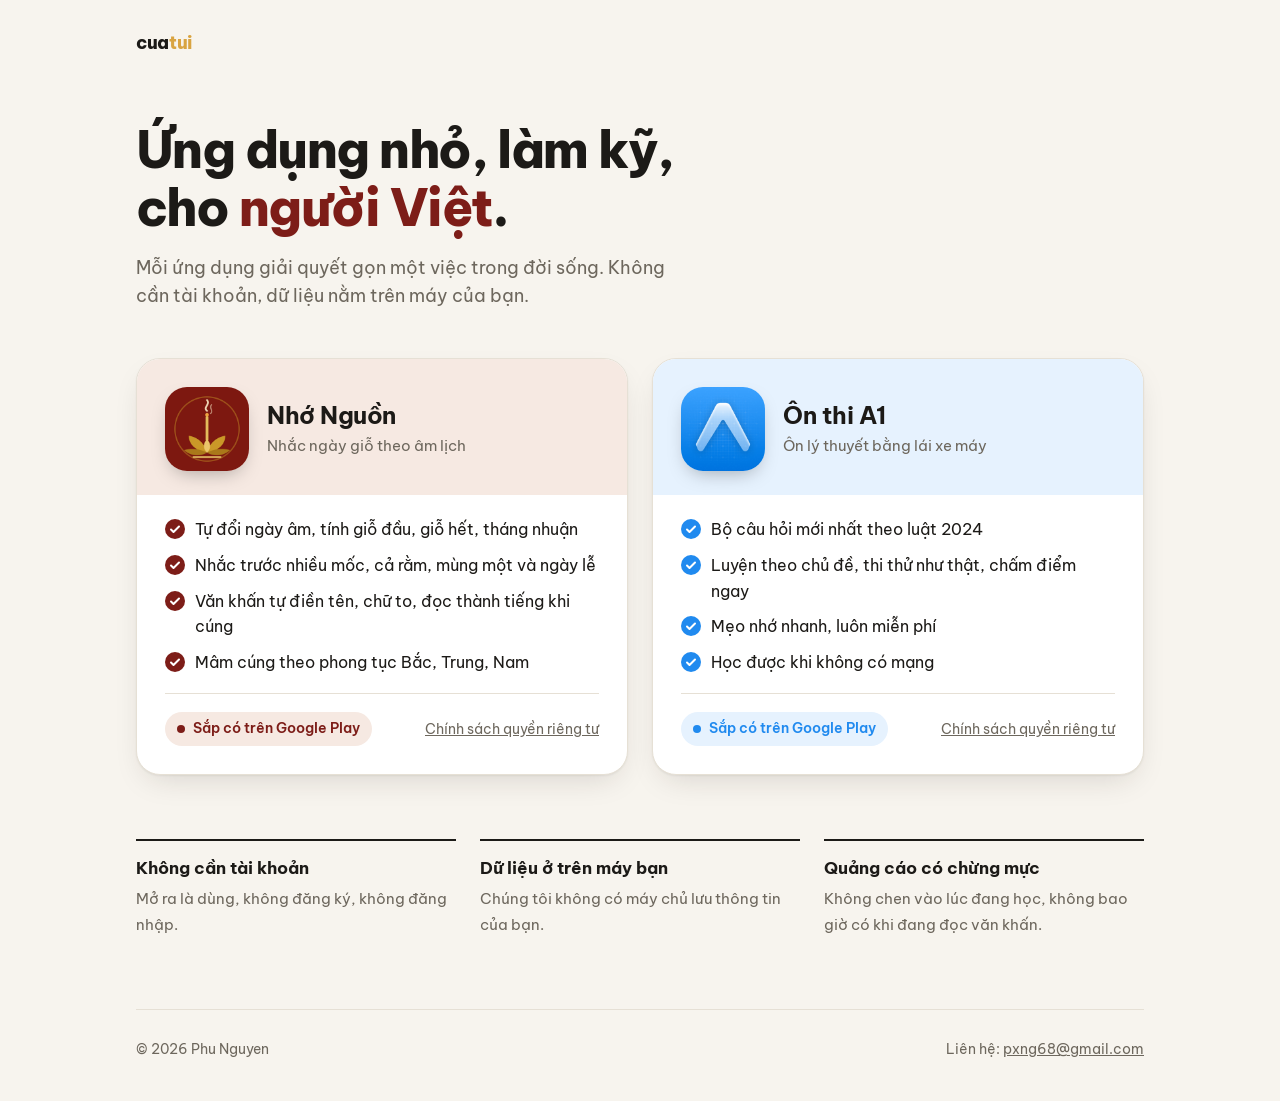
<file: index.html>
<!doctype html>
<html lang="vi">
<head>
  <meta charset="utf-8">
  <meta name="viewport" content="width=device-width, initial-scale=1">
  <title>cuatui · Ứng dụng cho người Việt</title>
  <meta name="description" content="Nhớ Nguồn và Ôn thi A1: ứng dụng nhỏ, làm kỹ, cho người Việt. Không cần tài khoản, dữ liệu nằm trên máy bạn.">
  <link rel="icon" href="/img/nho-nguon.png">
  <link rel="preconnect" href="https://fonts.googleapis.com">
  <link rel="preconnect" href="https://fonts.gstatic.com" crossorigin>
  <link href="https://fonts.googleapis.com/css2?family=Be+Vietnam+Pro:wght@400;500;600;700;800&display=swap" rel="stylesheet">
  <style>
    :root {
      --bg: #f7f4ee;
      --surface: #ffffff;
      --fg: #1c1a17;
      --muted: #6d675d;
      --line: #e6e0d5;
      --nn: #7d1d18;
      --nn-soft: #f6e9e2;
      --nn-gold: #d9a441;
      --a1: #208aef;
      --a1-soft: #e6f2fe;
      --shadow: 0 1px 2px rgba(40, 30, 20, .06), 0 12px 32px -12px rgba(40, 30, 20, .18);
    }
    @media (prefers-color-scheme: dark) {
      :root {
        --bg: #141311;
        --surface: #1e1c19;
        --fg: #efebe4;
        --muted: #a69f94;
        --line: #33302b;
        --nn: #e3897d;
        --nn-soft: #2c1d1a;
        --a1: #6cb4ff;
        --a1-soft: #16222f;
        --shadow: 0 1px 2px rgba(0, 0, 0, .4), 0 12px 32px -12px rgba(0, 0, 0, .6);
      }
    }
    * { box-sizing: border-box; }
    html { -webkit-text-size-adjust: 100%; }
    body {
      margin: 0;
      background: var(--bg);
      color: var(--fg);
      font: 16px/1.6 "Be Vietnam Pro", system-ui, -apple-system, "Segoe UI", Roboto, sans-serif;
    }
    a { color: inherit; }
    .wrap { max-width: 1040px; margin: 0 auto; padding: 0 16px; }

    header { padding: 28px 0 0; }
    .brand { font-weight: 800; font-size: 1.15rem; letter-spacing: -.02em; text-decoration: none; }
    .brand span { color: var(--nn-gold); }

    .hero { padding: 64px 0 48px; max-width: 680px; }
    .hero h1 {
      font-size: clamp(2rem, 5.5vw, 3.2rem);
      line-height: 1.12;
      letter-spacing: -.03em;
      margin: 0 0 18px;
      font-weight: 800;
    }
    .hero h1 em { font-style: normal; color: var(--nn); }
    .hero p { font-size: 1.1rem; color: var(--muted); margin: 0; max-width: 560px; }

    .apps { display: grid; grid-template-columns: repeat(auto-fit, minmax(min(300px, 100%), 1fr)); gap: 24px; }
    .app {
      --c: var(--nn);
      --soft: var(--nn-soft);
      background: var(--surface);
      border: 1px solid var(--line);
      border-radius: 24px;
      box-shadow: var(--shadow);
      overflow: hidden;
      display: flex;
      flex-direction: column;
    }
    .app.a1 { --c: var(--a1); --soft: var(--a1-soft); }
    .app-top {
      background: var(--soft);
      padding: 28px 28px 24px;
      display: flex;
      gap: 18px;
      align-items: center;
    }
    .app-top img {
      width: 84px; height: 84px;
      border-radius: 22px;
      box-shadow: 0 8px 20px -8px rgba(0, 0, 0, .35);
      flex: none;
    }
    .app h2 { margin: 0; font-size: 1.5rem; letter-spacing: -.02em; line-height: 1.2; }
    .app .tag { margin: 4px 0 0; color: var(--muted); font-size: .95rem; }
    .app-body { padding: 22px 28px 28px; display: flex; flex-direction: column; gap: 18px; flex: 1; }
    .app ul { list-style: none; margin: 0; padding: 0; display: grid; gap: 10px; }
    .app li { display: flex; gap: 10px; align-items: flex-start; }
    .app li::before {
      content: "";
      flex: none;
      width: 20px; height: 20px; margin-top: 2px;
      border-radius: 50%;
      background: var(--c) url("data:image/svg+xml,%3Csvg xmlns='http://www.w3.org/2000/svg' viewBox='0 0 20 20'%3E%3Cpath d='M6 10.5l2.5 2.5L14 7.5' fill='none' stroke='white' stroke-width='2' stroke-linecap='round' stroke-linejoin='round'/%3E%3C/svg%3E") center/20px no-repeat;
    }
    .app-foot {
      margin-top: auto;
      display: flex;
      flex-wrap: wrap;
      gap: 10px 16px;
      align-items: center;
      justify-content: space-between;
      padding-top: 18px;
      border-top: 1px solid var(--line);
    }
    .pill {
      display: inline-flex; align-items: center; gap: 8px;
      font-size: .85rem; font-weight: 600;
      padding: 6px 12px; border-radius: 999px;
      background: var(--soft); color: var(--c);
    }
    .pill::before { content: ""; width: 8px; height: 8px; border-radius: 50%; background: currentColor; }
    .app-foot a { font-size: .9rem; color: var(--muted); }
    .app-foot a:hover { color: var(--c); }

    .promise {
      margin: 64px 0 0;
      display: grid;
      grid-template-columns: repeat(auto-fit, minmax(min(220px, 100%), 1fr));
      gap: 24px;
    }
    .promise div { border-top: 2px solid var(--fg); padding-top: 14px; }
    .promise strong { display: block; font-size: 1.05rem; margin-bottom: 4px; }
    .promise span { color: var(--muted); font-size: .95rem; }

    footer {
      margin-top: 72px;
      padding: 28px 0 40px;
      border-top: 1px solid var(--line);
      color: var(--muted);
      font-size: .9rem;
      display: flex; flex-wrap: wrap; gap: 8px 24px; justify-content: space-between;
    }
    @media (max-width: 480px) {
      .hero { padding: 40px 0 32px; }
      .app-top, .app-body { padding-left: 20px; padding-right: 20px; }
      .app-top img { width: 68px; height: 68px; border-radius: 18px; }
    }
  </style>
</head>
<body>
<div class="wrap">
  <header><a class="brand" href="/">cua<span>tui</span></a></header>

  <section class="hero">
    <h1>Ứng dụng nhỏ, làm kỹ,<br>cho <em>người Việt</em>.</h1>
    <p>Mỗi ứng dụng giải quyết gọn một việc trong đời sống. Không cần tài khoản, dữ liệu nằm trên máy của bạn.</p>
  </section>

  <section class="apps">
    <article class="app">
      <div class="app-top">
        <img src="/img/nho-nguon.png" alt="Biểu tượng Nhớ Nguồn" width="84" height="84">
        <div>
          <h2>Nhớ Nguồn</h2>
          <p class="tag">Nhắc ngày giỗ theo âm lịch</p>
        </div>
      </div>
      <div class="app-body">
        <ul>
          <li>Tự đổi ngày âm, tính giỗ đầu, giỗ hết, tháng nhuận</li>
          <li>Nhắc trước nhiều mốc, cả rằm, mùng một và ngày lễ</li>
          <li>Văn khấn tự điền tên, chữ to, đọc thành tiếng khi cúng</li>
          <li>Mâm cúng theo phong tục Bắc, Trung, Nam</li>
        </ul>
        <div class="app-foot">
          <span class="pill">Sắp có trên Google Play</span>
          <a href="/nho-nguon/quyen-rieng-tu/">Chính sách quyền riêng tư</a>
        </div>
      </div>
    </article>

    <article class="app a1">
      <div class="app-top">
        <img src="/img/on-thi-a1.png" alt="Biểu tượng Ôn thi A1" width="84" height="84">
        <div>
          <h2>Ôn thi A1</h2>
          <p class="tag">Ôn lý thuyết bằng lái xe máy</p>
        </div>
      </div>
      <div class="app-body">
        <ul>
          <li>Bộ câu hỏi mới nhất theo luật 2024</li>
          <li>Luyện theo chủ đề, thi thử như thật, chấm điểm ngay</li>
          <li>Mẹo nhớ nhanh, luôn miễn phí</li>
          <li>Học được khi không có mạng</li>
        </ul>
        <div class="app-foot">
          <span class="pill">Sắp có trên Google Play</span>
          <a href="/on-thi-a1/quyen-rieng-tu/">Chính sách quyền riêng tư</a>
        </div>
      </div>
    </article>
  </section>

  <section class="promise">
    <div><strong>Không cần tài khoản</strong><span>Mở ra là dùng, không đăng ký, không đăng nhập.</span></div>
    <div><strong>Dữ liệu ở trên máy bạn</strong><span>Chúng tôi không có máy chủ lưu thông tin của bạn.</span></div>
    <div><strong>Quảng cáo có chừng mực</strong><span>Không chen vào lúc đang học, không bao giờ có khi đang đọc văn khấn.</span></div>
  </section>

  <footer>
    <span>© 2026 Phu Nguyen</span>
    <span>Liên hệ: <a href="mailto:pxng68@gmail.com">pxng68@gmail.com</a></span>
  </footer>
</div>
</body>
</html>
</file>
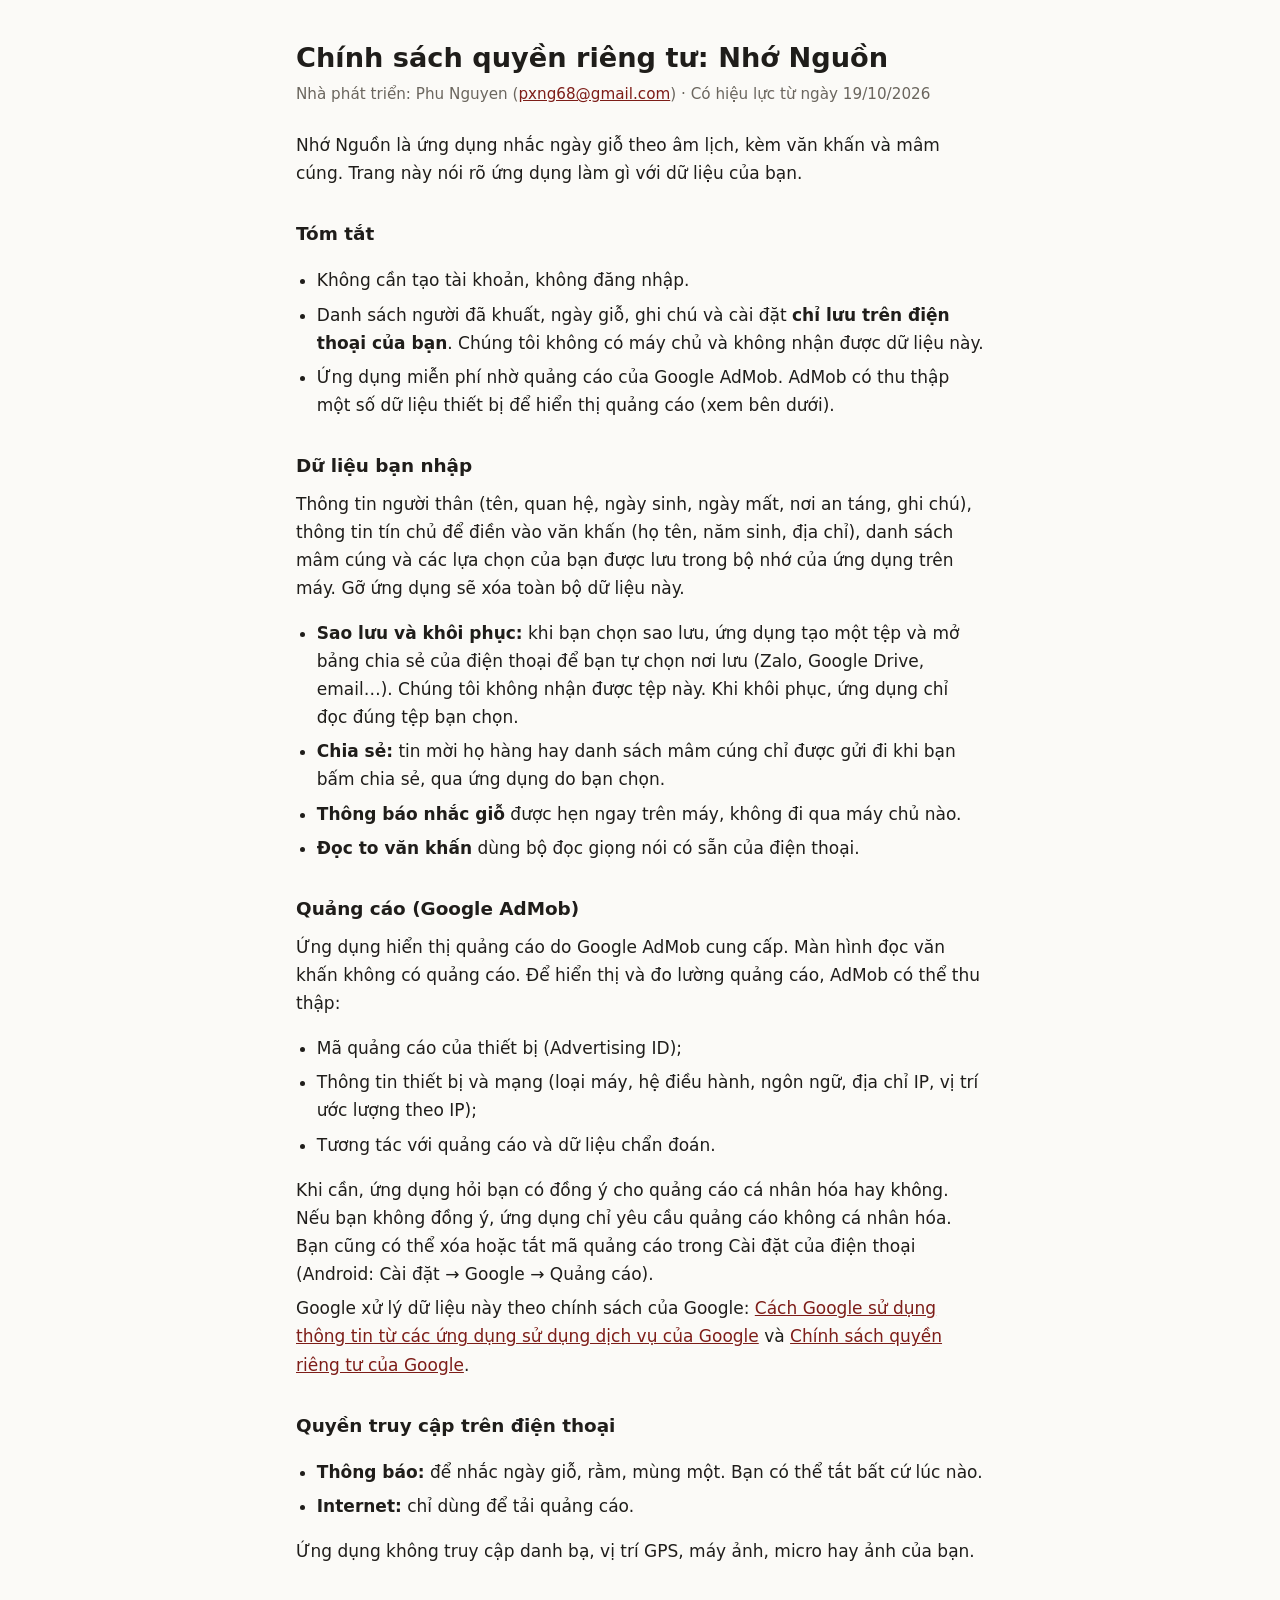
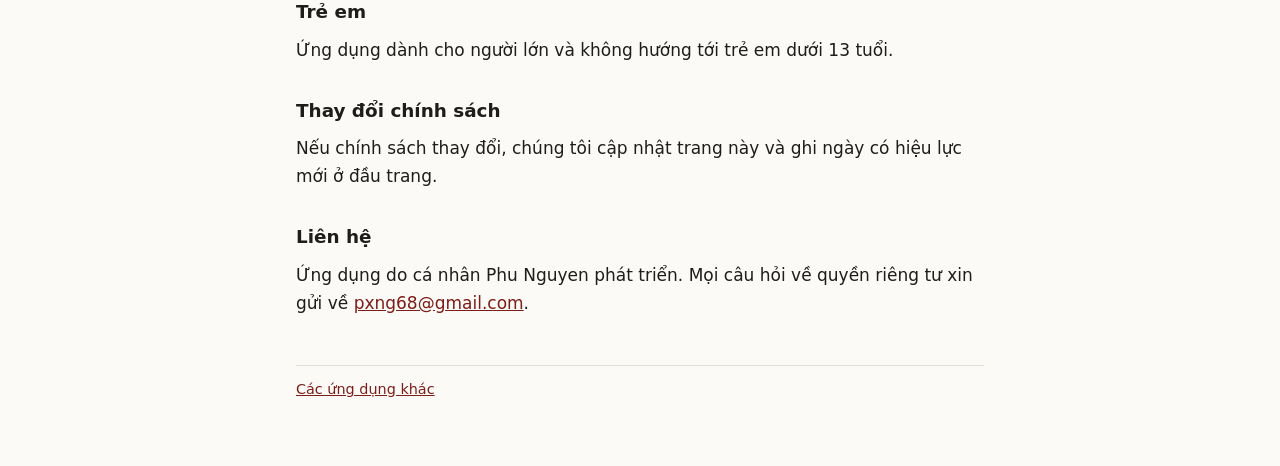
<file: nho-nguon/quyen-rieng-tu/index.html>
<!doctype html>
<html lang="vi">
<head>
  <meta charset="utf-8">
  <meta name="viewport" content="width=device-width, initial-scale=1">
  <title>Nhớ Nguồn: Chính sách quyền riêng tư</title>
  <link rel="stylesheet" href="/style.css">
</head>
<body>
<main>
  <h1>Chính sách quyền riêng tư: Nhớ Nguồn</h1>
  <p class="meta">Nhà phát triển: Phu Nguyen (<a href="mailto:pxng68@gmail.com">pxng68@gmail.com</a>) · Có hiệu lực từ ngày 19/10/2026</p>

  <p>Nhớ Nguồn là ứng dụng nhắc ngày giỗ theo âm lịch, kèm văn khấn và mâm cúng. Trang này nói rõ ứng dụng làm gì với dữ liệu của bạn.</p>

  <h2>Tóm tắt</h2>
  <ul>
    <li>Không cần tạo tài khoản, không đăng nhập.</li>
    <li>Danh sách người đã khuất, ngày giỗ, ghi chú và cài đặt <strong>chỉ lưu trên điện thoại của bạn</strong>. Chúng tôi không có máy chủ và không nhận được dữ liệu này.</li>
    <li>Ứng dụng miễn phí nhờ quảng cáo của Google AdMob. AdMob có thu thập một số dữ liệu thiết bị để hiển thị quảng cáo (xem bên dưới).</li>
  </ul>

  <h2>Dữ liệu bạn nhập</h2>
  <p>Thông tin người thân (tên, quan hệ, ngày sinh, ngày mất, nơi an táng, ghi chú), thông tin tín chủ để điền vào văn khấn (họ tên, năm sinh, địa chỉ), danh sách mâm cúng và các lựa chọn của bạn được lưu trong bộ nhớ của ứng dụng trên máy. Gỡ ứng dụng sẽ xóa toàn bộ dữ liệu này.</p>
  <ul>
    <li><strong>Sao lưu và khôi phục:</strong> khi bạn chọn sao lưu, ứng dụng tạo một tệp và mở bảng chia sẻ của điện thoại để bạn tự chọn nơi lưu (Zalo, Google Drive, email…). Chúng tôi không nhận được tệp này. Khi khôi phục, ứng dụng chỉ đọc đúng tệp bạn chọn.</li>
    <li><strong>Chia sẻ:</strong> tin mời họ hàng hay danh sách mâm cúng chỉ được gửi đi khi bạn bấm chia sẻ, qua ứng dụng do bạn chọn.</li>
    <li><strong>Thông báo nhắc giỗ</strong> được hẹn ngay trên máy, không đi qua máy chủ nào.</li>
    <li><strong>Đọc to văn khấn</strong> dùng bộ đọc giọng nói có sẵn của điện thoại.</li>
  </ul>

  <h2>Quảng cáo (Google AdMob)</h2>
  <p>Ứng dụng hiển thị quảng cáo do Google AdMob cung cấp. Màn hình đọc văn khấn không có quảng cáo. Để hiển thị và đo lường quảng cáo, AdMob có thể thu thập:</p>
  <ul>
    <li>Mã quảng cáo của thiết bị (Advertising ID);</li>
    <li>Thông tin thiết bị và mạng (loại máy, hệ điều hành, ngôn ngữ, địa chỉ IP, vị trí ước lượng theo IP);</li>
    <li>Tương tác với quảng cáo và dữ liệu chẩn đoán.</li>
  </ul>
  <p>Khi cần, ứng dụng hỏi bạn có đồng ý cho quảng cáo cá nhân hóa hay không. Nếu bạn không đồng ý, ứng dụng chỉ yêu cầu quảng cáo không cá nhân hóa. Bạn cũng có thể xóa hoặc tắt mã quảng cáo trong Cài đặt của điện thoại (Android: Cài đặt → Google → Quảng cáo).</p>
  <p>Google xử lý dữ liệu này theo chính sách của Google: <a href="https://policies.google.com/technologies/partner-sites">Cách Google sử dụng thông tin từ các ứng dụng sử dụng dịch vụ của Google</a> và <a href="https://policies.google.com/privacy">Chính sách quyền riêng tư của Google</a>.</p>

  <h2>Quyền truy cập trên điện thoại</h2>
  <ul>
    <li><strong>Thông báo:</strong> để nhắc ngày giỗ, rằm, mùng một. Bạn có thể tắt bất cứ lúc nào.</li>
    <li><strong>Internet:</strong> chỉ dùng để tải quảng cáo.</li>
  </ul>
  <p>Ứng dụng không truy cập danh bạ, vị trí GPS, máy ảnh, micro hay ảnh của bạn.</p>

  <h2>Trẻ em</h2>
  <p>Ứng dụng dành cho người lớn và không hướng tới trẻ em dưới 13 tuổi.</p>

  <h2>Thay đổi chính sách</h2>
  <p>Nếu chính sách thay đổi, chúng tôi cập nhật trang này và ghi ngày có hiệu lực mới ở đầu trang.</p>

  <h2>Liên hệ</h2>
  <p>Ứng dụng do cá nhân Phu Nguyen phát triển. Mọi câu hỏi về quyền riêng tư xin gửi về <a href="mailto:pxng68@gmail.com">pxng68@gmail.com</a>.</p>

  <footer><a href="/">Các ứng dụng khác</a></footer>
</main>
</body>
</html>
</file>
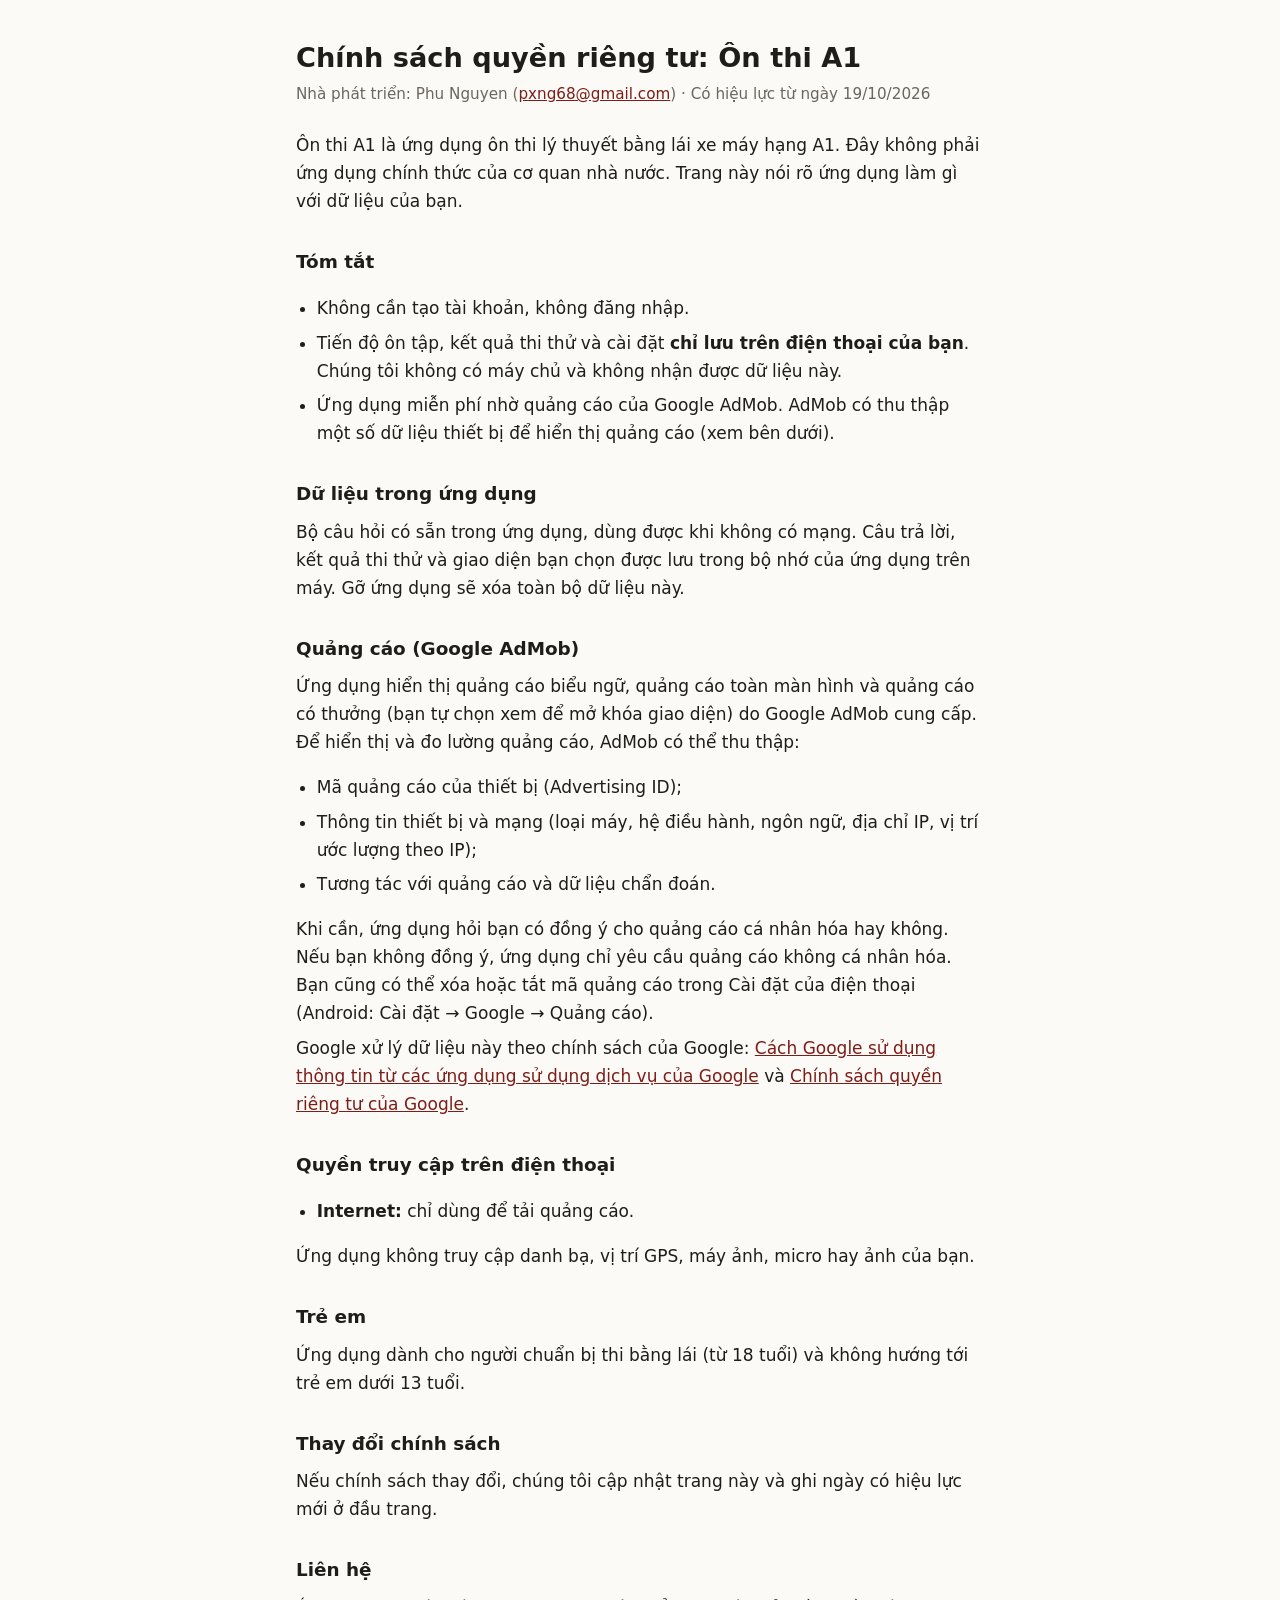
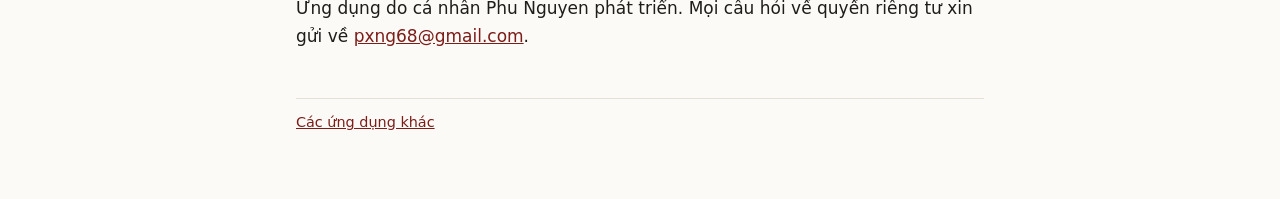
<file: on-thi-a1/quyen-rieng-tu/index.html>
<!doctype html>
<html lang="vi">
<head>
  <meta charset="utf-8">
  <meta name="viewport" content="width=device-width, initial-scale=1">
  <title>Ôn thi A1: Chính sách quyền riêng tư</title>
  <link rel="stylesheet" href="/style.css">
</head>
<body>
<main>
  <h1>Chính sách quyền riêng tư: Ôn thi A1</h1>
  <p class="meta">Nhà phát triển: Phu Nguyen (<a href="mailto:pxng68@gmail.com">pxng68@gmail.com</a>) · Có hiệu lực từ ngày 19/10/2026</p>

  <p>Ôn thi A1 là ứng dụng ôn thi lý thuyết bằng lái xe máy hạng A1. Đây không phải ứng dụng chính thức của cơ quan nhà nước. Trang này nói rõ ứng dụng làm gì với dữ liệu của bạn.</p>

  <h2>Tóm tắt</h2>
  <ul>
    <li>Không cần tạo tài khoản, không đăng nhập.</li>
    <li>Tiến độ ôn tập, kết quả thi thử và cài đặt <strong>chỉ lưu trên điện thoại của bạn</strong>. Chúng tôi không có máy chủ và không nhận được dữ liệu này.</li>
    <li>Ứng dụng miễn phí nhờ quảng cáo của Google AdMob. AdMob có thu thập một số dữ liệu thiết bị để hiển thị quảng cáo (xem bên dưới).</li>
  </ul>

  <h2>Dữ liệu trong ứng dụng</h2>
  <p>Bộ câu hỏi có sẵn trong ứng dụng, dùng được khi không có mạng. Câu trả lời, kết quả thi thử và giao diện bạn chọn được lưu trong bộ nhớ của ứng dụng trên máy. Gỡ ứng dụng sẽ xóa toàn bộ dữ liệu này.</p>

  <h2>Quảng cáo (Google AdMob)</h2>
  <p>Ứng dụng hiển thị quảng cáo biểu ngữ, quảng cáo toàn màn hình và quảng cáo có thưởng (bạn tự chọn xem để mở khóa giao diện) do Google AdMob cung cấp. Để hiển thị và đo lường quảng cáo, AdMob có thể thu thập:</p>
  <ul>
    <li>Mã quảng cáo của thiết bị (Advertising ID);</li>
    <li>Thông tin thiết bị và mạng (loại máy, hệ điều hành, ngôn ngữ, địa chỉ IP, vị trí ước lượng theo IP);</li>
    <li>Tương tác với quảng cáo và dữ liệu chẩn đoán.</li>
  </ul>
  <p>Khi cần, ứng dụng hỏi bạn có đồng ý cho quảng cáo cá nhân hóa hay không. Nếu bạn không đồng ý, ứng dụng chỉ yêu cầu quảng cáo không cá nhân hóa. Bạn cũng có thể xóa hoặc tắt mã quảng cáo trong Cài đặt của điện thoại (Android: Cài đặt → Google → Quảng cáo).</p>
  <p>Google xử lý dữ liệu này theo chính sách của Google: <a href="https://policies.google.com/technologies/partner-sites">Cách Google sử dụng thông tin từ các ứng dụng sử dụng dịch vụ của Google</a> và <a href="https://policies.google.com/privacy">Chính sách quyền riêng tư của Google</a>.</p>

  <h2>Quyền truy cập trên điện thoại</h2>
  <ul>
    <li><strong>Internet:</strong> chỉ dùng để tải quảng cáo.</li>
  </ul>
  <p>Ứng dụng không truy cập danh bạ, vị trí GPS, máy ảnh, micro hay ảnh của bạn.</p>

  <h2>Trẻ em</h2>
  <p>Ứng dụng dành cho người chuẩn bị thi bằng lái (từ 18 tuổi) và không hướng tới trẻ em dưới 13 tuổi.</p>

  <h2>Thay đổi chính sách</h2>
  <p>Nếu chính sách thay đổi, chúng tôi cập nhật trang này và ghi ngày có hiệu lực mới ở đầu trang.</p>

  <h2>Liên hệ</h2>
  <p>Ứng dụng do cá nhân Phu Nguyen phát triển. Mọi câu hỏi về quyền riêng tư xin gửi về <a href="mailto:pxng68@gmail.com">pxng68@gmail.com</a>.</p>

  <footer><a href="/">Các ứng dụng khác</a></footer>
</main>
</body>
</html>
</file>
<file: style.css>
:root {
  --bg: #fbfaf7;
  --fg: #1f1d1a;
  --muted: #6b665e;
  --line: #e4e0d8;
  --accent: #7d1d18;
}
@media (prefers-color-scheme: dark) {
  :root {
    --bg: #161514;
    --fg: #ece9e3;
    --muted: #a39d93;
    --line: #34312d;
    --accent: #e08a80;
  }
}
* { box-sizing: border-box; }
body {
  margin: 0;
  background: var(--bg);
  color: var(--fg);
  font: 17px/1.65 system-ui, -apple-system, "Segoe UI", Roboto, sans-serif;
}
main { max-width: 720px; margin: 0 auto; padding: 40px 16px 64px; }
h1 { font-size: 1.7rem; line-height: 1.3; margin: 0 0 4px; }
h2 { font-size: 1.15rem; margin: 2rem 0 0.5rem; }
p, li { margin: 0.4rem 0; }
ul { padding-left: 1.3rem; }
a { color: var(--accent); }
.meta { color: var(--muted); font-size: 0.95rem; margin-bottom: 1.5rem; }
.apps { list-style: none; padding: 0; }
.apps li { border-top: 1px solid var(--line); padding: 14px 0; }
footer { margin-top: 3rem; border-top: 1px solid var(--line); padding-top: 12px; color: var(--muted); font-size: 0.9rem; }
</file>
